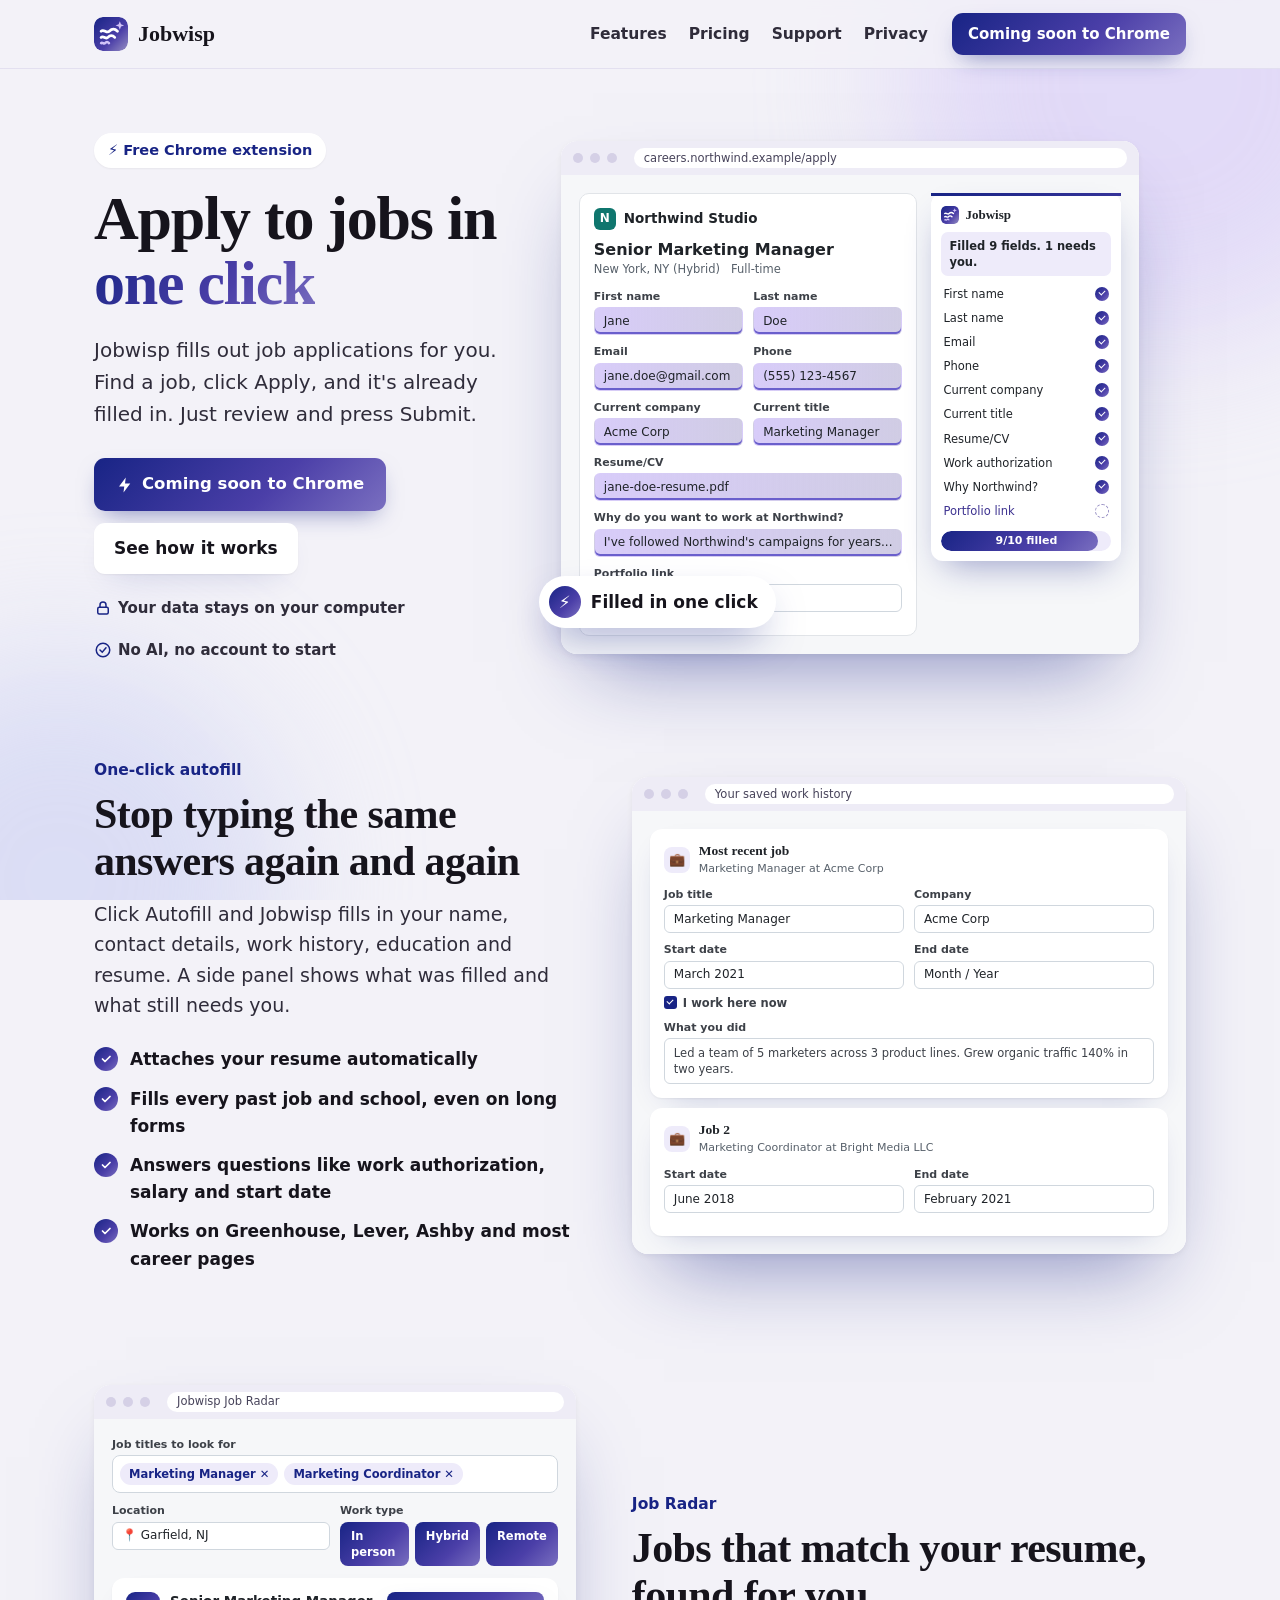
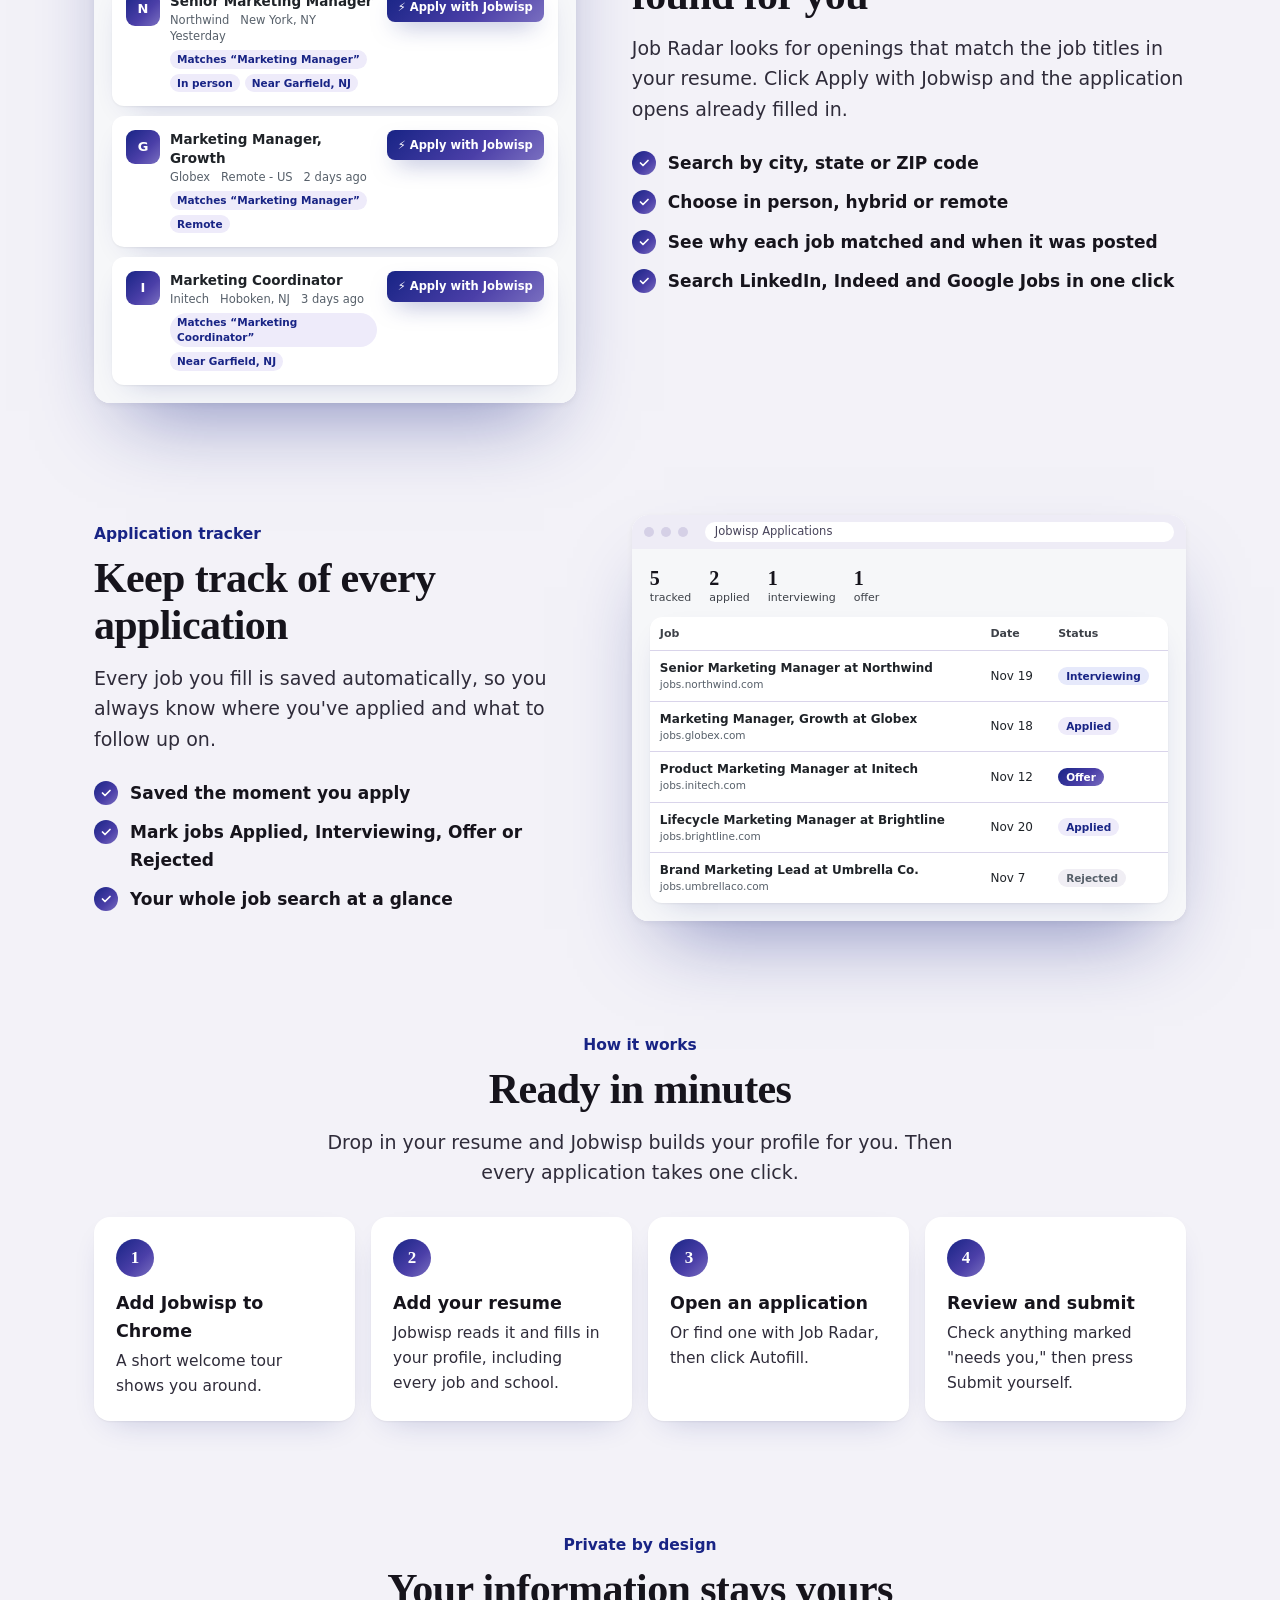
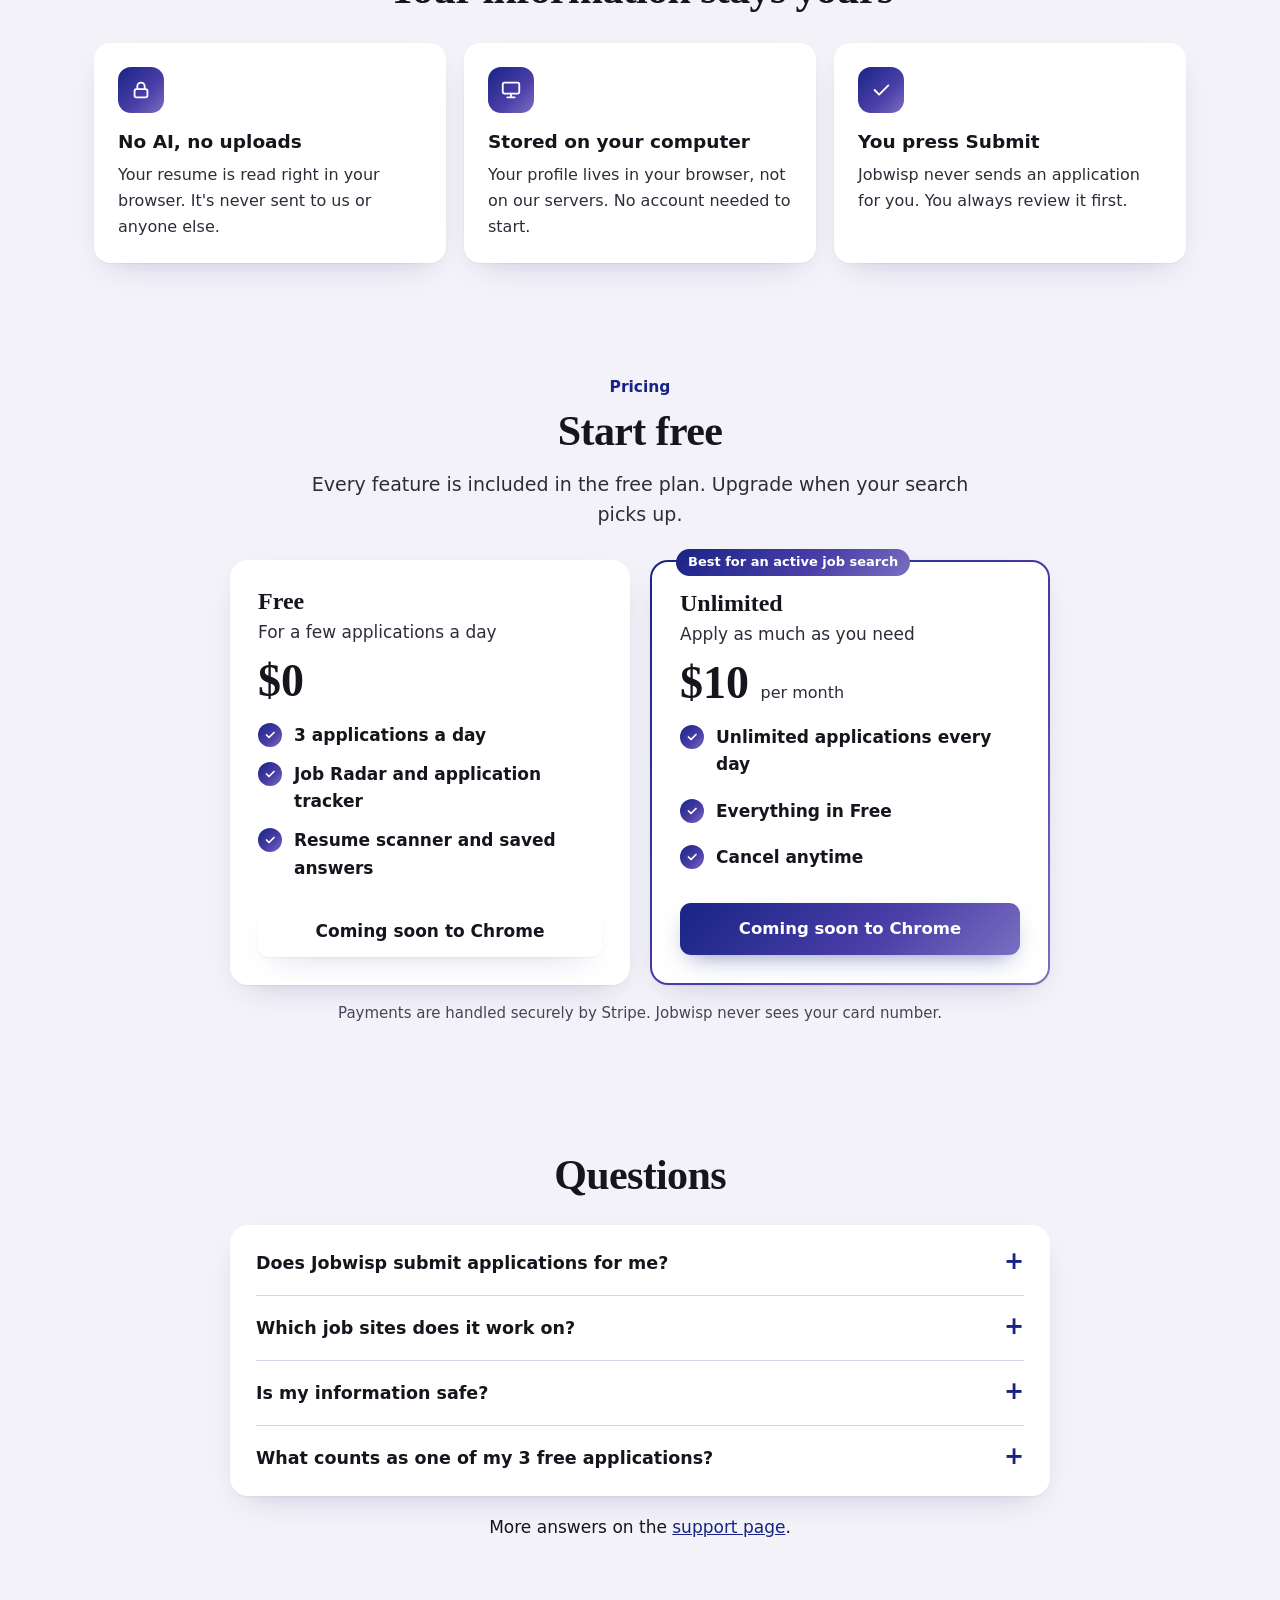
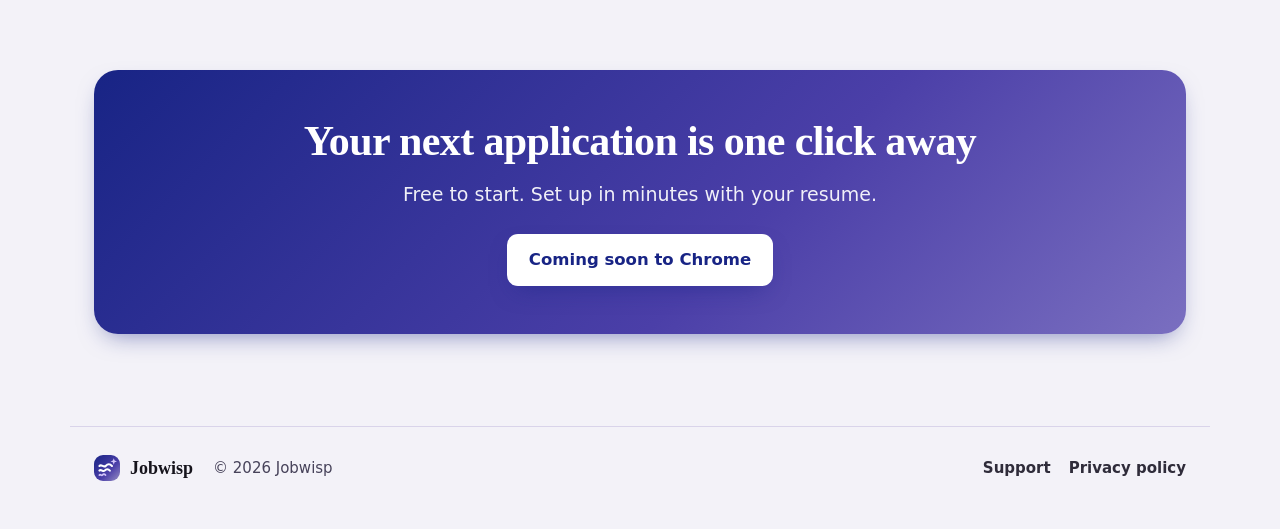
<file: index.html>
<!doctype html>
<html lang="en">
<head>
<meta charset="utf-8">
<meta name="viewport" content="width=device-width, initial-scale=1">
<title>Jobwisp: Apply to jobs in one click</title>
<meta name="description" content="Jobwisp is a free Chrome extension that fills job applications in one click, finds jobs that match your resume, and tracks every application. No AI. Your data stays private.">
<meta property="og:title" content="Jobwisp: Apply to jobs in one click">
<meta property="og:description" content="Fill job applications in one click, find jobs that match your resume, and track every application.">
<link rel="icon" href="assets/logo.svg" type="image/svg+xml">
<link rel="stylesheet" href="styles.css">
<link rel="stylesheet" href="mock.css">
</head>
<body>
<a class="skip" href="#main">Skip to content</a>
<div class="orbs" aria-hidden="true"><i></i><i></i></div>

<header class="nav">
  <div class="wrap">
    <a class="logo" href="index.html"><img src="assets/logo.svg" alt="">Jobwisp</a>
    <nav aria-label="Main">
      <a href="#features">Features</a>
      <a href="#pricing">Pricing</a>
      <a href="support.html">Support</a>
      <a href="privacy.html">Privacy</a>
    </nav>
    <a class="btn small" href="#how" data-store><span class="label">Add to Chrome</span></a>
  </div>
</header>

<main id="main">
  <section class="hero">
    <div class="wrap">
      <div>
        <span class="pill">⚡ Free Chrome extension</span>
        <h1>Apply to jobs in <span class="g">one click</span></h1>
        <p class="lede">Jobwisp fills out job applications for you. Find a job, click Apply, and it's already filled in. Just review and press Submit.</p>
        <div class="ctas">
          <a class="btn" href="#how" data-store><svg viewBox="0 0 24 24" fill="currentColor" aria-hidden="true"><path d="M13 2L4 14h7l-1 8 9-12h-7z"/></svg><span class="label">Add to Chrome, it's free</span></a>
          <a class="btn-quiet" href="#how">See how it works</a>
        </div>
        <div class="trust">
          <span><svg viewBox="0 0 24 24" fill="none" stroke="currentColor" stroke-width="2" stroke-linecap="round" aria-hidden="true"><rect x="5" y="11" width="14" height="9" rx="2"/><path d="M8 11V8a4 4 0 0 1 8 0v3"/></svg>Your data stays on your computer</span>
          <span><svg viewBox="0 0 24 24" fill="none" stroke="currentColor" stroke-width="2" stroke-linecap="round" aria-hidden="true"><circle cx="12" cy="12" r="9"/><path d="M8 12l3 3 5-6"/></svg>No AI, no account to start</span>
        </div>
      </div>
      <div class="hero-art">
        <div class="frame"><div class="bar"><b></b><b></b><b></b><span>careers.northwind.example/apply</span></div><div class="mock" role="img" aria-label="A job application filled in by Jobwisp, with the Jobwisp panel showing every field checked off"><div class="m-app" aria-hidden="true">
  <div class="m-form">
    <div class="m-co"><i>N</i>Northwind Studio</div>
    <p class="m-title">Senior Marketing Manager</p><p class="m-sub">New York, NY (Hybrid) &nbsp; Full-time</p>
    <div class="m-row"><div><p class="m-label">First name</p><div class="m-field on anim" style="animation-delay:0.2s">Jane</div></div><div><p class="m-label">Last name</p><div class="m-field on anim" style="animation-delay:0.3s">Doe</div></div></div>
    <div class="m-row"><div><p class="m-label">Email</p><div class="m-field on anim" style="animation-delay:0.4s">jane.doe@gmail.com</div></div><div><p class="m-label">Phone</p><div class="m-field on anim" style="animation-delay:0.5s">(555) 123-4567</div></div></div>
    <div class="m-row"><div><p class="m-label">Current company</p><div class="m-field on anim" style="animation-delay:0.6s">Acme Corp</div></div><div><p class="m-label">Current title</p><div class="m-field on anim" style="animation-delay:0.7s">Marketing Manager</div></div></div>
    <div><p class="m-label">Resume/CV</p><div class="m-field on anim" style="animation-delay:0.8s">jane-doe-resume.pdf</div></div>
    <div><p class="m-label">Why do you want to work at Northwind?</p><div class="m-field on anim" style="animation-delay:0.9s">I've followed Northwind's campaigns for years...</div></div>
    <div><p class="m-label">Portfolio link</p><div class="m-field"></div></div>
  </div>
  <div class="m-panel">
    <div class="hd"><img src="assets/logo.svg" alt="">Jobwisp</div>
    <div class="m-status">Filled 9 fields. 1 needs you.</div>
    <div class="m-check">First name<b></b></div><div class="m-check">Last name<b></b></div><div class="m-check">Email<b></b></div>
    <div class="m-check">Phone<b></b></div><div class="m-check">Current company<b></b></div><div class="m-check">Current title<b></b></div>
    <div class="m-check">Resume/CV<b></b></div><div class="m-check">Work authorization<b></b></div><div class="m-check">Why Northwind?<b></b></div>
    <div class="m-check need">Portfolio link<b></b></div>
    <div class="m-bar"><i></i><span>9/10 filled</span></div>
  </div>
</div></div></div>
        <div class="badge"><i>⚡</i>Filled in one click</div>
      </div>
    </div>
  </section>

  <section id="features">
    <div class="wrap feature">
      <div>
        <p class="kicker">One-click autofill</p>
        <h2>Stop typing the same answers again and again</h2>
        <p class="sub">Click Autofill and Jobwisp fills in your name, contact details, work history, education and resume. A side panel shows what was filled and what still needs you.</p>
        <ul class="checks">
          <li>Attaches your resume automatically</li>
          <li>Fills every past job and school, even on long forms</li>
          <li>Answers questions like work authorization, salary and start date</li>
          <li>Works on Greenhouse, Lever, Ashby and most career pages</li>
        </ul>
      </div>
      <div class="frame"><div class="bar"><b></b><b></b><b></b><span>Your saved work history</span></div><div class="mock" role="img" aria-label="Jobwisp's work history list with a job's title, company, dates and description"><div aria-hidden="true">
  <div class="m-card"><div class="m-head"><span class="ic">💼</span><div><strong>Most recent job</strong><small>Marketing Manager at Acme Corp</small></div></div>
    <div class="m-row"><div><p class="m-label">Job title</p><div class="m-field">Marketing Manager</div></div><div><p class="m-label">Company</p><div class="m-field">Acme Corp</div></div></div>
    <div class="m-row"><div><p class="m-label">Start date</p><div class="m-field">March 2021</div></div><div><p class="m-label">End date</p><div class="m-field">Month / Year</div></div></div>
    <div class="m-tick"><i></i>I work here now</div>
    <p class="m-label">What you did</p><div class="m-box">Led a team of 5 marketers across 3 product lines. Grew organic traffic 140% in two years.</div></div>
  <div class="m-card"><div class="m-head"><span class="ic">💼</span><div><strong>Job 2</strong><small>Marketing Coordinator at Bright Media LLC</small></div></div>
    <div class="m-row"><div><p class="m-label">Start date</p><div class="m-field">June 2018</div></div><div><p class="m-label">End date</p><div class="m-field">February 2021</div></div></div></div>
</div></div></div>
    </div>
  </section>

  <section>
    <div class="wrap feature flip">
      <div>
        <p class="kicker">Job Radar</p>
        <h2>Jobs that match your resume, found for you</h2>
        <p class="sub">Job Radar looks for openings that match the job titles in your resume. Click Apply with Jobwisp and the application opens already filled in.</p>
        <ul class="checks">
          <li>Search by city, state or ZIP code</li>
          <li>Choose in person, hybrid or remote</li>
          <li>See why each job matched and when it was posted</li>
          <li>Search LinkedIn, Indeed and Google Jobs in one click</li>
        </ul>
      </div>
      <div class="frame"><div class="bar"><b></b><b></b><b></b><span>Jobwisp Job Radar</span></div><div class="mock" role="img" aria-label="Job Radar showing matching jobs near Garfield, NJ with Apply with Jobwisp buttons"><div aria-hidden="true">
  <p class="m-label">Job titles to look for</p>
  <div class="m-chips"><span class="m-chip">Marketing Manager ✕</span><span class="m-chip">Marketing Coordinator ✕</span></div>
  <div class="m-row"><div><p class="m-label">Location</p><div class="m-field">📍 Garfield, NJ</div></div><div><p class="m-label">Work type</p><div class="m-types"><span>In person</span><span>Hybrid</span><span>Remote</span></div></div></div>
  <div class="m-card m-job"><span class="m-logo">N</span><div><h4>Senior Marketing Manager</h4><p class="m-meta">Northwind &nbsp; New York, NY &nbsp; Yesterday</p><div class="m-why"><span>Matches “Marketing Manager”</span><span>In person</span><span>Near Garfield, NJ</span></div></div><span class="m-apply">⚡ Apply with Jobwisp</span></div>
  <div class="m-card m-job"><span class="m-logo">G</span><div><h4>Marketing Manager, Growth</h4><p class="m-meta">Globex &nbsp; Remote - US &nbsp; 2 days ago</p><div class="m-why"><span>Matches “Marketing Manager”</span><span>Remote</span></div></div><span class="m-apply">⚡ Apply with Jobwisp</span></div>
  <div class="m-card m-job"><span class="m-logo">I</span><div><h4>Marketing Coordinator</h4><p class="m-meta">Initech &nbsp; Hoboken, NJ &nbsp; 3 days ago</p><div class="m-why"><span>Matches “Marketing Coordinator”</span><span>Near Garfield, NJ</span></div></div><span class="m-apply">⚡ Apply with Jobwisp</span></div>
</div></div></div>
    </div>
  </section>

  <section>
    <div class="wrap feature">
      <div>
        <p class="kicker">Application tracker</p>
        <h2>Keep track of every application</h2>
        <p class="sub">Every job you fill is saved automatically, so you always know where you've applied and what to follow up on.</p>
        <ul class="checks">
          <li>Saved the moment you apply</li>
          <li>Mark jobs Applied, Interviewing, Offer or Rejected</li>
          <li>Your whole job search at a glance</li>
        </ul>
      </div>
      <div class="frame"><div class="bar"><b></b><b></b><b></b><span>Jobwisp Applications</span></div><div class="mock" role="img" aria-label="Jobwisp's Applications list with statuses like Interviewing and Offer"><div aria-hidden="true">
  <div class="m-stats"><div><b>5</b>tracked</div><div><b>2</b>applied</div><div><b>1</b>interviewing</div><div><b>1</b>offer</div></div>
  <table class="m-table"><tr><th>Job</th><th>Date</th><th>Status</th></tr><tr><td><b>Senior Marketing Manager at Northwind</b><small>jobs.northwind.com</small></td><td>Nov 19</td><td><span class="m-pill int">Interviewing</span></td></tr><tr><td><b>Marketing Manager, Growth at Globex</b><small>jobs.globex.com</small></td><td>Nov 18</td><td><span class="m-pill ">Applied</span></td></tr><tr><td><b>Product Marketing Manager at Initech</b><small>jobs.initech.com</small></td><td>Nov 12</td><td><span class="m-pill offer">Offer</span></td></tr><tr><td><b>Lifecycle Marketing Manager at Brightline</b><small>jobs.brightline.com</small></td><td>Nov 20</td><td><span class="m-pill ">Applied</span></td></tr><tr><td><b>Brand Marketing Lead at Umbrella Co.</b><small>jobs.umbrellaco.com</small></td><td>Nov 7</td><td><span class="m-pill rej">Rejected</span></td></tr></table>
</div></div></div>
    </div>
  </section>

  <section id="how">
    <div class="wrap center">
      <p class="kicker">How it works</p>
      <h2>Ready in minutes</h2>
      <p class="sub">Drop in your resume and Jobwisp builds your profile for you. Then every application takes one click.</p>
      <ol class="steps" style="text-align:left">
        <li><b>Add Jobwisp to Chrome</b><p>A short welcome tour shows you around.</p></li>
        <li><b>Add your resume</b><p>Jobwisp reads it and fills in your profile, including every job and school.</p></li>
        <li><b>Open an application</b><p>Or find one with Job Radar, then click Autofill.</p></li>
        <li><b>Review and submit</b><p>Check anything marked "needs you," then press Submit yourself.</p></li>
      </ol>
    </div>
  </section>

  <section>
    <div class="wrap center">
      <p class="kicker">Private by design</p>
      <h2>Your information stays yours</h2>
      <div class="cards" style="text-align:left">
        <div class="card"><span class="ic"><svg viewBox="0 0 24 24"><rect x="5" y="11" width="14" height="9" rx="2"/><path d="M8 11V8a4 4 0 0 1 8 0v3"/></svg></span><h3>No AI, no uploads</h3><p>Your resume is read right in your browser. It's never sent to us or anyone else.</p></div>
        <div class="card"><span class="ic"><svg viewBox="0 0 24 24"><rect x="3" y="4" width="18" height="12" rx="2"/><path d="M8 20h8M12 16v4"/></svg></span><h3>Stored on your computer</h3><p>Your profile lives in your browser, not on our servers. No account needed to start.</p></div>
        <div class="card"><span class="ic"><svg viewBox="0 0 24 24"><path d="M5 12l5 5L20 7"/></svg></span><h3>You press Submit</h3><p>Jobwisp never sends an application for you. You always review it first.</p></div>
      </div>
    </div>
  </section>

  <section id="pricing">
    <div class="wrap center">
      <p class="kicker">Pricing</p>
      <h2>Start free</h2>
      <p class="sub">Every feature is included in the free plan. Upgrade when your search picks up.</p>
      <div class="plans" style="text-align:left">
        <div class="plan">
          <h3>Free</h3><p style="margin:0;color:var(--ink-2)">For a few applications a day</p>
          <div class="price">$0</div>
          <ul class="checks"><li>3 applications a day</li><li>Job Radar and application tracker</li><li>Resume scanner and saved answers</li></ul>
          <a class="btn-quiet" href="#how" data-store><span class="label">Add to Chrome</span></a>
        </div>
        <div class="plan best">
          <span class="tag">Best for an active job search</span>
          <h3>Unlimited</h3><p style="margin:0;color:var(--ink-2)">Apply as much as you need</p>
          <div class="price">$10 <small>per month</small></div>
          <ul class="checks"><li>Unlimited applications every day</li><li>Everything in Free</li><li>Cancel anytime</li></ul>
          <a class="btn" href="#how" data-store><span class="label">Start free, upgrade anytime</span></a>
        </div>
      </div>
      <p style="color:var(--muted);font-size:15px;margin-top:16px">Payments are handled securely by Stripe. Jobwisp never sees your card number.</p>
    </div>
  </section>

  <section>
    <div class="wrap center">
      <h2>Questions</h2>
      <div class="faq" style="text-align:left">
        <details><summary>Does Jobwisp submit applications for me?</summary><div><p>No. Jobwisp fills in the form, and you always review it and press Submit yourself. Anything it couldn't answer is marked "needs you," so nothing slips through.</p></div></details>
        <details><summary>Which job sites does it work on?</summary><div><p>Greenhouse, Lever, Ashby and most company career pages, including application forms embedded in other websites. Some custom dropdowns, for example on Workday, may need a quick manual pick.</p></div></details>
        <details><summary>Is my information safe?</summary><div><p>Your profile and resume are stored only in your browser. Jobwisp doesn't use AI, doesn't upload your resume and doesn't sell data. Read the full <a href="privacy.html">privacy policy</a>.</p></div></details>
        <details><summary>What counts as one of my 3 free applications?</summary><div><p>Each different application you fill counts once per day. Filling the same application again, or using the practice form, doesn't count. Your free applications reset at midnight.</p></div></details>
      </div>
      <p style="margin-top:18px">More answers on the <a href="support.html">support page</a>.</p>
    </div>
  </section>

  <section>
    <div class="wrap">
      <div class="band">
        <h2>Your next application is one click away</h2>
        <p>Free to start. Set up in minutes with your resume.</p>
        <a class="btn" href="#how" data-store><span class="label">Add Jobwisp to Chrome</span></a>
      </div>
    </div>
  </section>
</main>

<footer>
  <div class="wrap">
    <a class="logo" href="index.html" style="font-size:18px"><img src="assets/logo.svg" alt="" style="width:26px;height:26px">Jobwisp</a>
    <span>© 2026 Jobwisp</span>
    <nav aria-label="Footer"><a href="support.html">Support</a><a href="privacy.html">Privacy policy</a></nav>
  </div>
</footer>
<script src="site.js"></script>
</body>
</html>
</file>
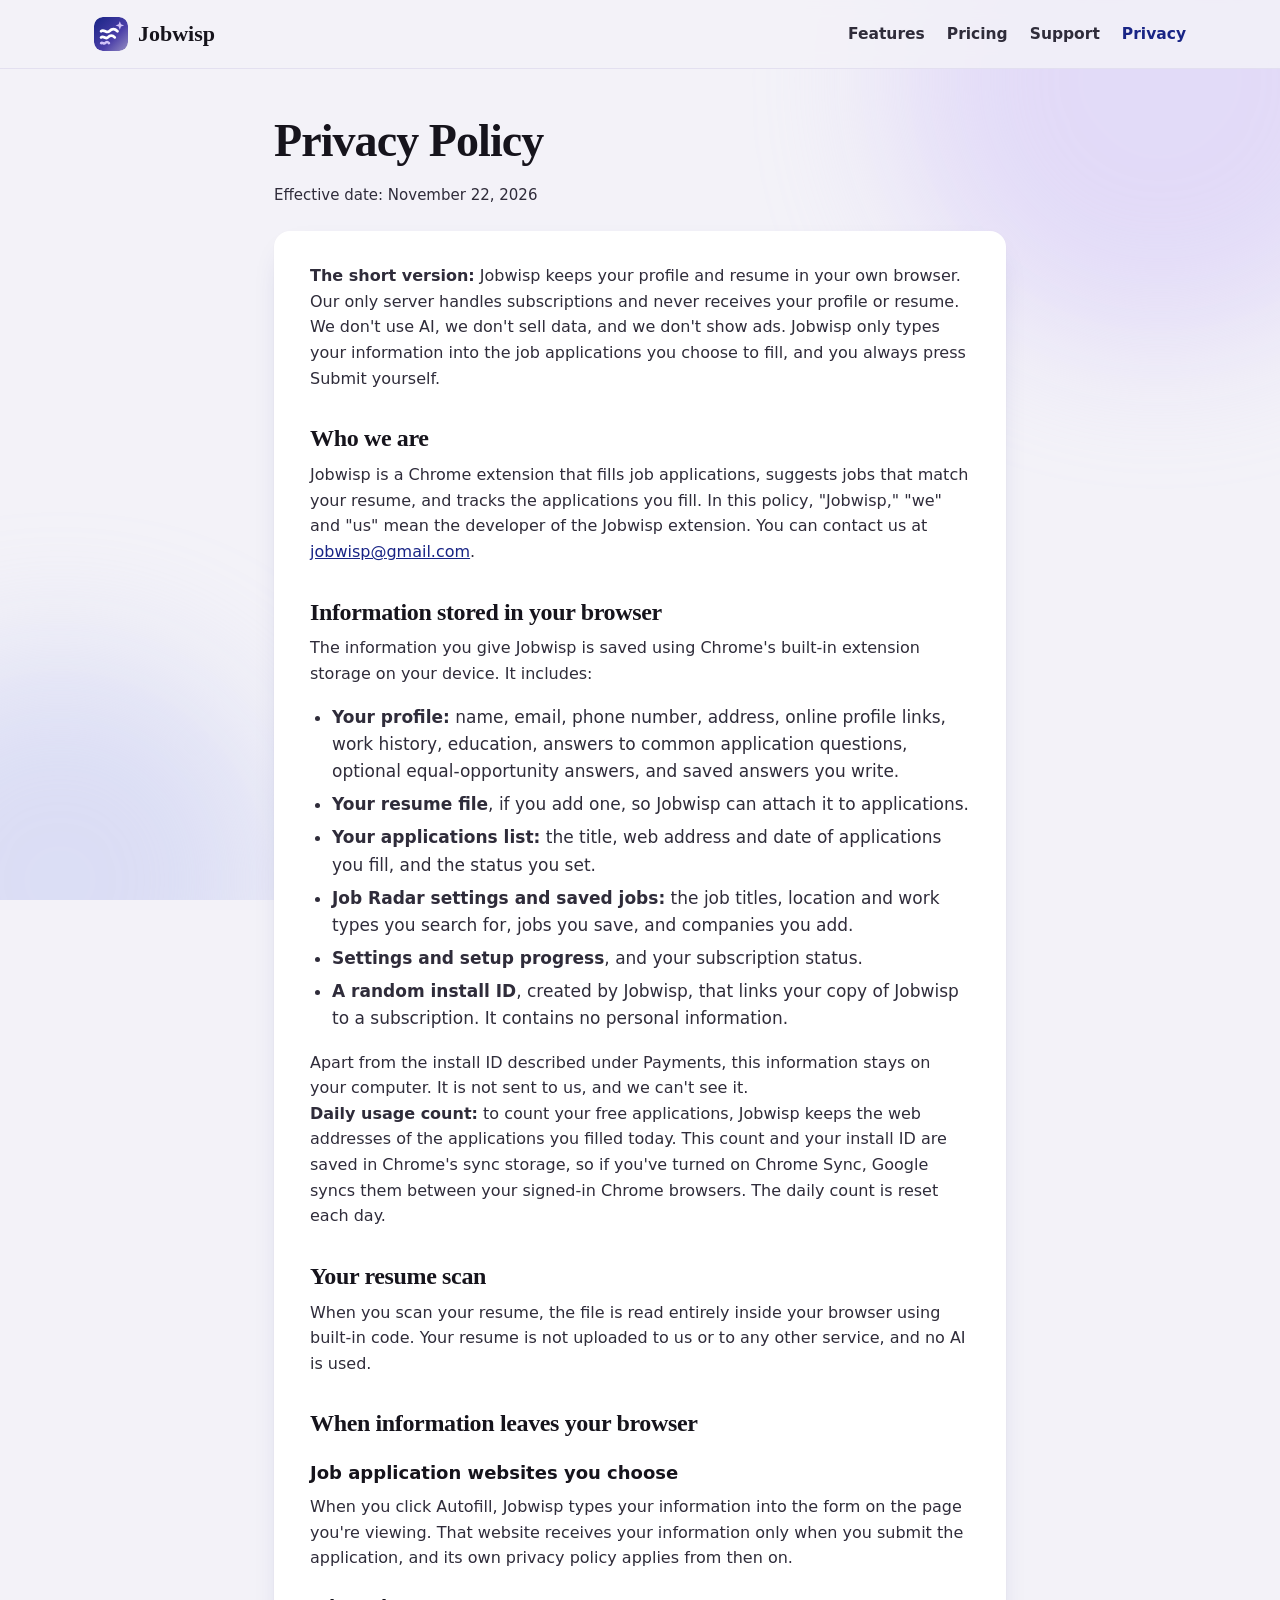
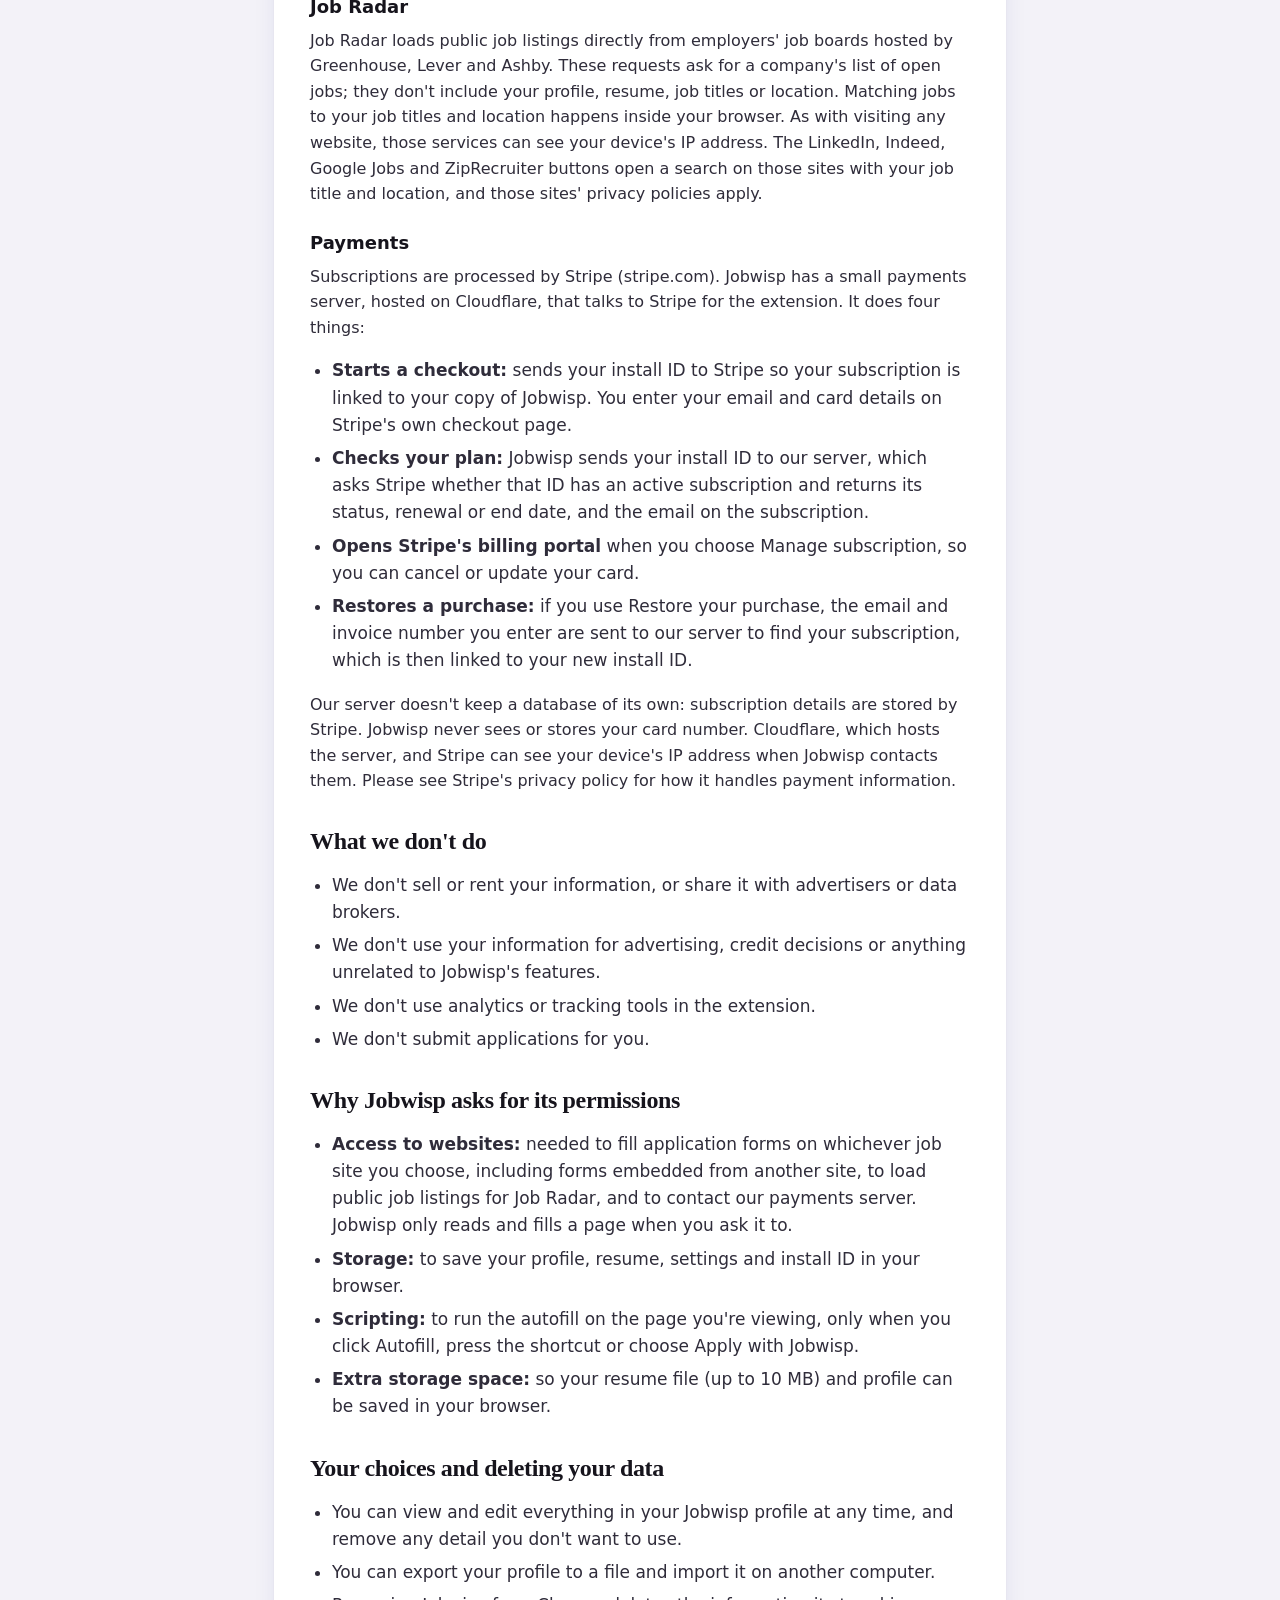
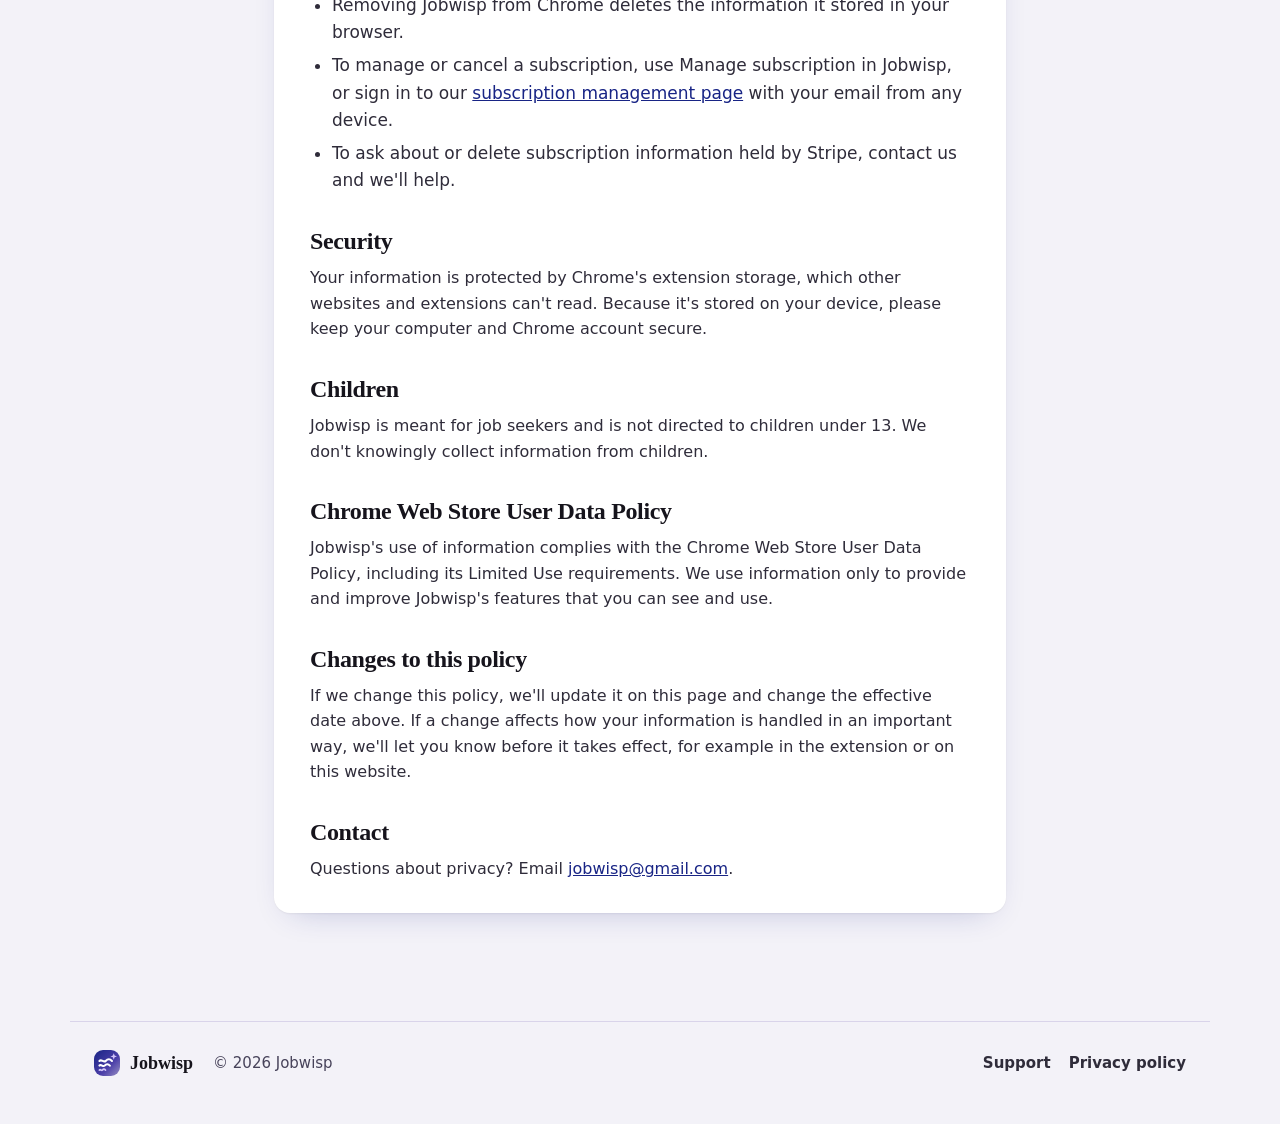
<file: privacy.html>
<!doctype html>
<html lang="en">
<head>
<meta charset="utf-8">
<meta name="viewport" content="width=device-width, initial-scale=1">
<title>Privacy Policy · Jobwisp</title>
<meta name="description" content="How Jobwisp handles your information. Your profile and resume stay in your browser.">
<link rel="icon" href="assets/logo.svg" type="image/svg+xml">
<link rel="stylesheet" href="styles.css">
</head>
<body>
<a class="skip" href="#main">Skip to content</a>
<div class="orbs" aria-hidden="true"><i></i><i></i></div>
<header class="nav">
  <div class="wrap">
    <a class="logo" href="index.html"><img src="assets/logo.svg" alt="">Jobwisp</a>
    <nav aria-label="Main"><a href="index.html#features">Features</a><a href="index.html#pricing">Pricing</a><a href="support.html">Support</a><a href="privacy.html" aria-current="page">Privacy</a></nav>
  </div>
</header>

<main id="main" class="doc">
  <h1>Privacy Policy</h1>
  <p class="meta">Effective date: November 22, 2026</p>

  <div class="card">
    <p><b>The short version:</b> Jobwisp keeps your profile and resume in your own browser. Our only server handles subscriptions and never receives your profile or resume. We don't use AI, we don't sell data, and we don't show ads. Jobwisp only types your information into the job applications you choose to fill, and you always press Submit yourself.</p>

    <h2>Who we are</h2>
    <p>Jobwisp is a Chrome extension that fills job applications, suggests jobs that match your resume, and tracks the applications you fill. In this policy, "Jobwisp," "we" and "us" mean the developer of the Jobwisp extension. You can contact us at <a href="mailto:jobwisp@gmail.com">jobwisp@gmail.com</a>.</p>

    <h2>Information stored in your browser</h2>
    <p>The information you give Jobwisp is saved using Chrome's built-in extension storage on your device. It includes:</p>
    <ul>
      <li><b>Your profile:</b> name, email, phone number, address, online profile links, work history, education, answers to common application questions, optional equal-opportunity answers, and saved answers you write.</li>
      <li><b>Your resume file</b>, if you add one, so Jobwisp can attach it to applications.</li>
      <li><b>Your applications list:</b> the title, web address and date of applications you fill, and the status you set.</li>
      <li><b>Job Radar settings and saved jobs:</b> the job titles, location and work types you search for, jobs you save, and companies you add.</li>
      <li><b>Settings and setup progress</b>, and your subscription status.</li>
      <li><b>A random install ID</b>, created by Jobwisp, that links your copy of Jobwisp to a subscription. It contains no personal information.</li>
    </ul>
    <p>Apart from the install ID described under Payments, this information stays on your computer. It is not sent to us, and we can't see it.</p>
    <p><b>Daily usage count:</b> to count your free applications, Jobwisp keeps the web addresses of the applications you filled today. This count and your install ID are saved in Chrome's sync storage, so if you've turned on Chrome Sync, Google syncs them between your signed-in Chrome browsers. The daily count is reset each day.</p>

    <h2>Your resume scan</h2>
    <p>When you scan your resume, the file is read entirely inside your browser using built-in code. Your resume is not uploaded to us or to any other service, and no AI is used.</p>

    <h2>When information leaves your browser</h2>
    <h3>Job application websites you choose</h3>
    <p>When you click Autofill, Jobwisp types your information into the form on the page you're viewing. That website receives your information only when you submit the application, and its own privacy policy applies from then on.</p>
    <h3>Job Radar</h3>
    <p>Job Radar loads public job listings directly from employers' job boards hosted by Greenhouse, Lever and Ashby. These requests ask for a company's list of open jobs; they don't include your profile, resume, job titles or location. Matching jobs to your job titles and location happens inside your browser. As with visiting any website, those services can see your device's IP address. The LinkedIn, Indeed, Google Jobs and ZipRecruiter buttons open a search on those sites with your job title and location, and those sites' privacy policies apply.</p>
    <h3>Payments</h3>
    <p>Subscriptions are processed by Stripe (stripe.com). Jobwisp has a small payments server, hosted on Cloudflare, that talks to Stripe for the extension. It does four things:</p>
    <ul>
      <li><b>Starts a checkout:</b> sends your install ID to Stripe so your subscription is linked to your copy of Jobwisp. You enter your email and card details on Stripe's own checkout page.</li>
      <li><b>Checks your plan:</b> Jobwisp sends your install ID to our server, which asks Stripe whether that ID has an active subscription and returns its status, renewal or end date, and the email on the subscription.</li>
      <li><b>Opens Stripe's billing portal</b> when you choose Manage subscription, so you can cancel or update your card.</li>
      <li><b>Restores a purchase:</b> if you use Restore your purchase, the email and invoice number you enter are sent to our server to find your subscription, which is then linked to your new install ID.</li>
    </ul>
    <p>Our server doesn't keep a database of its own: subscription details are stored by Stripe. Jobwisp never sees or stores your card number. Cloudflare, which hosts the server, and Stripe can see your device's IP address when Jobwisp contacts them. Please see Stripe's privacy policy for how it handles payment information.</p>

    <h2>What we don't do</h2>
    <ul>
      <li>We don't sell or rent your information, or share it with advertisers or data brokers.</li>
      <li>We don't use your information for advertising, credit decisions or anything unrelated to Jobwisp's features.</li>
      <li>We don't use analytics or tracking tools in the extension.</li>
      <li>We don't submit applications for you.</li>
    </ul>

    <h2>Why Jobwisp asks for its permissions</h2>
    <ul>
      <li><b>Access to websites:</b> needed to fill application forms on whichever job site you choose, including forms embedded from another site, to load public job listings for Job Radar, and to contact our payments server. Jobwisp only reads and fills a page when you ask it to.</li>
      <li><b>Storage:</b> to save your profile, resume, settings and install ID in your browser.</li>
      <li><b>Scripting:</b> to run the autofill on the page you're viewing, only when you click Autofill, press the shortcut or choose Apply with Jobwisp.</li>
      <li><b>Extra storage space:</b> so your resume file (up to 10 MB) and profile can be saved in your browser.</li>
    </ul>

    <h2>Your choices and deleting your data</h2>
    <ul>
      <li>You can view and edit everything in your Jobwisp profile at any time, and remove any detail you don't want to use.</li>
      <li>You can export your profile to a file and import it on another computer.</li>
      <li>Removing Jobwisp from Chrome deletes the information it stored in your browser.</li>
      <li>To manage or cancel a subscription, use Manage subscription in Jobwisp, or sign in to our <a href="https://billing.stripe.com/p/login/3cI14peBz0CA7znbjw8bS00">subscription management page</a> with your email from any device.</li>
      <li>To ask about or delete subscription information held by Stripe, contact us and we'll help.</li>
    </ul>

    <h2>Security</h2>
    <p>Your information is protected by Chrome's extension storage, which other websites and extensions can't read. Because it's stored on your device, please keep your computer and Chrome account secure.</p>

    <h2>Children</h2>
    <p>Jobwisp is meant for job seekers and is not directed to children under 13. We don't knowingly collect information from children.</p>

    <h2>Chrome Web Store User Data Policy</h2>
    <p>Jobwisp's use of information complies with the Chrome Web Store User Data Policy, including its Limited Use requirements. We use information only to provide and improve Jobwisp's features that you can see and use.</p>

    <h2>Changes to this policy</h2>
    <p>If we change this policy, we'll update it on this page and change the effective date above. If a change affects how your information is handled in an important way, we'll let you know before it takes effect, for example in the extension or on this website.</p>

    <h2>Contact</h2>
    <p>Questions about privacy? Email <a href="mailto:jobwisp@gmail.com">jobwisp@gmail.com</a>.</p>
  </div>
</main>

<footer>
  <div class="wrap">
    <a class="logo" href="index.html" style="font-size:18px"><img src="assets/logo.svg" alt="" style="width:26px;height:26px">Jobwisp</a>
    <span>© 2026 Jobwisp</span>
    <nav aria-label="Footer"><a href="support.html">Support</a><a href="privacy.html">Privacy policy</a></nav>
  </div>
</footer>
</body>
</html>
</file>
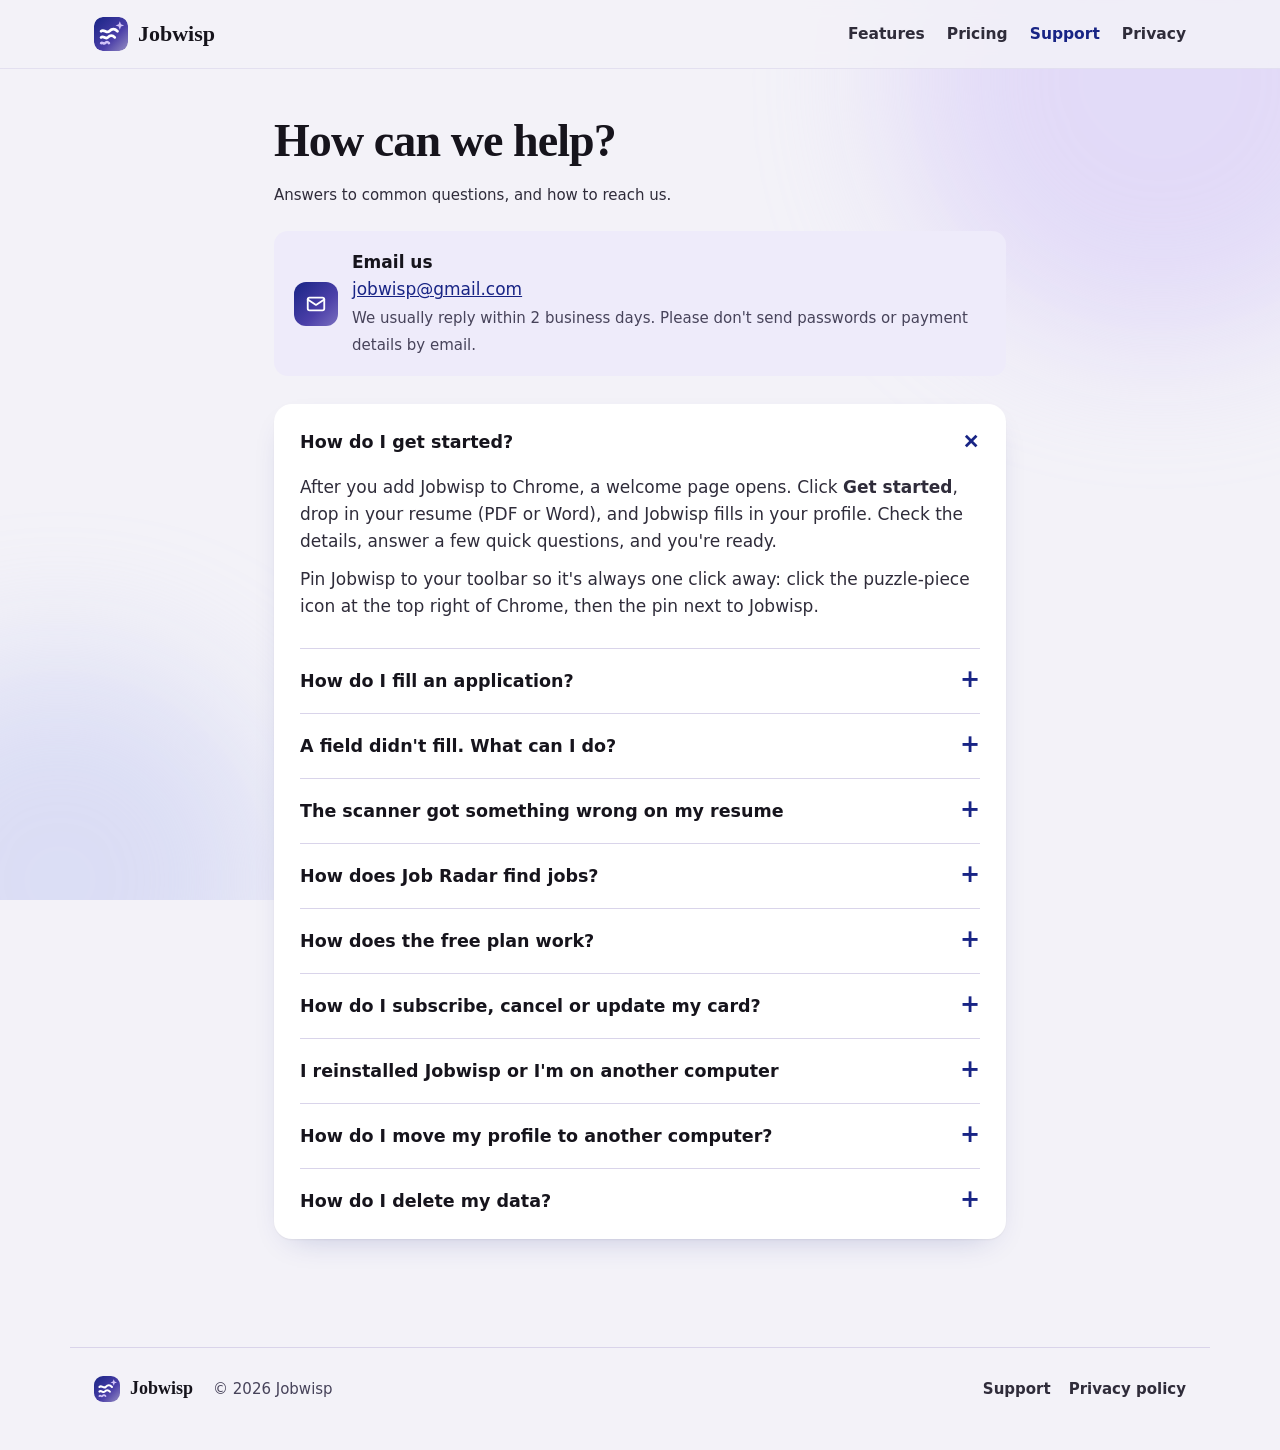
<file: support.html>
<!doctype html>
<html lang="en">
<head>
<meta charset="utf-8">
<meta name="viewport" content="width=device-width, initial-scale=1">
<title>Support · Jobwisp</title>
<meta name="description" content="Get help with Jobwisp: setup, autofill, Job Radar, your free plan and subscription.">
<link rel="icon" href="assets/logo.svg" type="image/svg+xml">
<link rel="stylesheet" href="styles.css">
</head>
<body>
<a class="skip" href="#main">Skip to content</a>
<div class="orbs" aria-hidden="true"><i></i><i></i></div>
<header class="nav">
  <div class="wrap">
    <a class="logo" href="index.html"><img src="assets/logo.svg" alt="">Jobwisp</a>
    <nav aria-label="Main"><a href="index.html#features">Features</a><a href="index.html#pricing">Pricing</a><a href="support.html" aria-current="page">Support</a><a href="privacy.html">Privacy</a></nav>
  </div>
</header>

<main id="main" class="doc">
  <h1>How can we help?</h1>
  <p class="meta">Answers to common questions, and how to reach us.</p>

  <div class="contact">
    <span class="ic"><svg viewBox="0 0 24 24"><rect x="3" y="5" width="18" height="14" rx="2"/><path d="M3 7l9 6 9-6"/></svg></span>
    <div><b>Email us</b><a href="mailto:jobwisp@gmail.com">jobwisp@gmail.com</a><br><span style="color:var(--muted);font-size:15px">We usually reply within 2 business days. Please don't send passwords or payment details by email.</span></div>
  </div>

  <div class="faq" style="margin:28px 0 0">
    <details open><summary>How do I get started?</summary><div>
      <p>After you add Jobwisp to Chrome, a welcome page opens. Click <b>Get started</b>, drop in your resume (PDF or Word), and Jobwisp fills in your profile. Check the details, answer a few quick questions, and you're ready.</p>
      <p>Pin Jobwisp to your toolbar so it's always one click away: click the puzzle-piece icon at the top right of Chrome, then the pin next to Jobwisp.</p>
    </div></details>
    <details><summary>How do I fill an application?</summary><div>
      <p>Open the application form, click the Jobwisp icon and choose <b>Autofill</b>, or press <b>Alt + Shift + F</b>. A panel shows every field that was filled. Answer anything marked "needs you," check everything, then press Submit on the job site.</p>
    </div></details>
    <details><summary>A field didn't fill. What can I do?</summary><div>
      <p>First, make sure that detail is in your profile (click the Jobwisp icon, then Profile). For questions that are specific to a company, add a <b>Saved answer</b>: type a few words from the question and your answer, and Jobwisp will fill it next time.</p>
      <p>Some sites use custom dropdowns (Workday is a common example) that need a quick manual pick. If a form has room for fewer jobs than you've saved, click the form's "Add another" button, then choose Fill again.</p>
    </div></details>
    <details><summary>The scanner got something wrong on my resume</summary><div>
      <p>The scanner reads your resume with rules, not AI, so unusual layouts can trip it up. Everything it finds is shown to you to check, and you can edit any detail in your profile. Resumes that are scanned images have no text to read, so try a PDF saved from Word or Google Docs instead.</p>
    </div></details>
    <details><summary>How does Job Radar find jobs?</summary><div>
      <p>Job Radar checks the public job boards of companies that use Greenhouse, Lever and Ashby, and shows openings that match your job titles and location. You can add a company by pasting its careers link (for example jobs.lever.co/company). For even more jobs, use the LinkedIn, Indeed and Google Jobs buttons on the Job Radar page.</p>
    </div></details>
    <details><summary>How does the free plan work?</summary><div>
      <p>You can fill 3 different applications a day for free, with every feature included. Filling the same application again, or using the practice form, doesn't count. Your free applications reset at midnight on your computer's clock.</p>
    </div></details>
    <details><summary>How do I subscribe, cancel or update my card?</summary><div>
      <p>Click the Jobwisp icon. To subscribe, choose <b>Upgrade</b>. To cancel or change your card, choose <b>Manage subscription</b>. If you cancel, Unlimited stays on until the end of the month you paid for. Payments are handled securely by Stripe.</p>
      <p>You can also cancel or update your card from any device, even without Jobwisp installed: open our <a href="https://billing.stripe.com/p/login/3cI14peBz0CA7znbjw8bS00">subscription management page</a> and enter the email you subscribed with. Stripe will email you a secure sign-in link.</p>
    </div></details>
    <details><summary>I reinstalled Jobwisp or I'm on another computer</summary><div>
      <p>If you're signed in to Chrome with the same Google account, Jobwisp recognizes your subscription automatically. Otherwise, open the Jobwisp upgrade page, choose <b>Already subscribed? Restore your purchase</b>, and enter the email you subscribed with and the invoice number from your Stripe receipt email (it looks like A1B2C3D4-0001).</p>
    </div></details>
    <details><summary>How do I move my profile to another computer?</summary><div>
      <p>Open your profile and click <b>Export</b> to save a file. On the other computer, open your Jobwisp profile and click <b>Import</b>. Your profile is stored only in your browser, so it doesn't move on its own.</p>
    </div></details>
    <details><summary>How do I delete my data?</summary><div>
      <p>Your information is stored in your browser. Removing Jobwisp from Chrome (in chrome://extensions) deletes it. See the <a href="privacy.html">privacy policy</a> for details.</p>
    </div></details>
  </div>
</main>

<footer>
  <div class="wrap">
    <a class="logo" href="index.html" style="font-size:18px"><img src="assets/logo.svg" alt="" style="width:26px;height:26px">Jobwisp</a>
    <span>© 2026 Jobwisp</span>
    <nav aria-label="Footer"><a href="support.html">Support</a><a href="privacy.html">Privacy policy</a></nav>
  </div>
</footer>
</body>
</html>
</file>
<file: styles.css>
/* Jobwisp website. Soft lavender background, white cards, indigo-to-lavender accents, dark readable text. */
:root {
  --paper: #F3F2F8;
  --tint: #EEEBFA;
  --ink: #16141C;
  --ink-2: #2F2C3A;
  --muted: #47435A;
  --rule: #D9D4EA;
  --brand: #182485;
  --lavender: #978FC3;
  --lilac: #D1C3F8;
  --grad: linear-gradient(135deg, #182485 0%, #4B3FA8 60%, #7A6FC0 100%);
  --card: 0 1px 2px rgba(22,20,28,.05), 0 12px 32px -18px rgba(24,36,133,.3);
  --glow: 0 10px 24px -10px rgba(24,36,133,.55);
  --serif: Charter, "Bitstream Charter", "Iowan Old Style", "Palatino Linotype", Georgia, serif;
  --sans: Inter, system-ui, -apple-system, "Segoe UI", Roboto, sans-serif;
}
* { box-sizing: border-box; }
html { scroll-behavior: smooth; }
body { margin: 0; background: var(--paper); color: var(--ink); font: 17px/1.6 var(--sans); }
img { max-width: 100%; height: auto; display: block; }
a { color: var(--brand); }
:focus-visible { outline: 3px solid var(--brand); outline-offset: 3px; }
.wrap { max-width: 1140px; margin: 0 auto; padding: 0 24px; }
.skip { position: absolute; left: -999px; }
.skip:focus { left: 12px; top: 12px; background: #fff; padding: 8px 12px; border-radius: 8px; z-index: 10; }

/* background shapes */
.orbs { position: fixed; inset: 0; z-index: -1; overflow: hidden; pointer-events: none; }
.orbs i { position: absolute; border-radius: 50%; filter: blur(70px); opacity: .5; animation: drift 20s ease-in-out infinite alternate; }
.orbs i:nth-child(1) { width: 520px; height: 520px; background: #D1C3F8; top: -180px; right: -140px; }
.orbs i:nth-child(2) { width: 440px; height: 440px; background: #C3C9F2; bottom: -200px; left: -160px; animation-duration: 26s; }
@keyframes drift { to { transform: translate(-40px, 30px) scale(1.08); } }

/* nav */
.nav { position: sticky; top: 0; z-index: 5; backdrop-filter: blur(10px); background: rgba(243,242,248,.82); border-bottom: 1px solid rgba(217,212,234,.6); }
.nav .wrap { display: flex; align-items: center; gap: 24px; height: 68px; }
.logo { display: flex; align-items: center; gap: 10px; font: 700 22px var(--serif); color: var(--ink); text-decoration: none; }
.logo img { width: 34px; height: 34px; border-radius: 9px; }
.nav nav { display: flex; gap: 22px; margin-left: auto; }
.nav nav a { color: var(--ink-2); text-decoration: none; font-weight: 600; font-size: 15.5px; }
.nav nav a:hover, .nav nav a[aria-current="page"] { color: var(--brand); }

/* buttons */
.btn { display: inline-flex; align-items: center; gap: 8px; padding: 13px 22px; border-radius: 11px; background: var(--grad); color: #fff; font-weight: 700; text-decoration: none; box-shadow: var(--glow); transition: transform .15s, filter .15s; border: 0; font-size: 16.5px; cursor: pointer; }
.btn:hover { transform: translateY(-2px); filter: brightness(1.08); }
.btn.small { padding: 9px 16px; font-size: 15px; }
.btn-quiet { display: inline-flex; align-items: center; gap: 8px; padding: 12px 20px; border-radius: 11px; background: #fff; color: var(--ink); font-weight: 700; text-decoration: none; box-shadow: var(--card); transition: transform .15s, color .15s; }
.btn-quiet:hover { transform: translateY(-2px); color: var(--brand); }
.btn svg, .btn-quiet svg { width: 18px; height: 18px; }

/* hero */
.hero { padding: 64px 0 40px; }
.hero .wrap { display: grid; grid-template-columns: 0.9fr 1.1fr; gap: 48px; align-items: center; }
.pill { display: inline-flex; align-items: center; gap: 8px; background: #fff; padding: 6px 14px; border-radius: 999px; font-weight: 700; font-size: 14.5px; color: var(--brand); box-shadow: var(--card); margin-bottom: 18px; }
h1 { font: 700 clamp(40px, 5.4vw, 62px)/1.05 var(--serif); letter-spacing: -.02em; margin: 0 0 18px; }
.g { background: var(--grad); -webkit-background-clip: text; background-clip: text; color: transparent; }
.lede { font-size: 20px; color: var(--ink-2); margin: 0 0 28px; max-width: 34ch; }
.ctas { display: flex; gap: 12px; flex-wrap: wrap; margin-bottom: 22px; }
.trust { display: flex; gap: 18px; flex-wrap: wrap; color: var(--ink-2); font-size: 15px; font-weight: 600; }
.trust span { display: inline-flex; align-items: center; gap: 6px; }
.trust svg { width: 18px; height: 18px; color: var(--brand); }
.frame { position: relative; background: #fff; border-radius: 16px; overflow: hidden; box-shadow: 0 2px 6px rgba(22,20,28,.06), 0 40px 80px -32px rgba(24,36,133,.5); }
.frame .bar { height: 34px; background: #EEECF6; display: flex; align-items: center; gap: 7px; padding: 0 12px; }
.frame .bar b { width: 10px; height: 10px; border-radius: 50%; background: #D5D0E6; }
.frame .bar span { margin-left: 10px; flex: 1; height: 20px; border-radius: 10px; background: #fff; font-size: 11.5px; color: var(--muted); display: flex; align-items: center; padding: 0 10px; }
.hero-art { position: relative; animation: rise .7s ease-out both; }
.badge { position: absolute; left: -22px; bottom: 26px; display: flex; align-items: center; gap: 10px; background: #fff; border-radius: 999px; padding: 10px 18px 10px 10px; font-weight: 700; box-shadow: 0 18px 40px -14px rgba(24,36,133,.55); animation: rise .7s .3s ease-out both; }
.badge i { width: 32px; height: 32px; border-radius: 50%; background: var(--grad); display: grid; place-items: center; color: #fff; font-style: normal; }
@keyframes rise { from { opacity: 0; transform: translateY(14px); } to { opacity: 1; transform: none; } }

/* sections */
section { padding: 56px 0; }
.kicker { font-weight: 700; color: var(--brand); margin: 0 0 8px; font-size: 15.5px; }
h2 { font: 700 clamp(30px, 3.6vw, 42px)/1.12 var(--serif); letter-spacing: -.015em; margin: 0 0 14px; }
.center { text-align: center; }
.center .sub { margin-left: auto; margin-right: auto; }
.sub { font-size: 19px; color: var(--ink-2); max-width: 56ch; margin: 0 0 26px; }
.feature { display: grid; grid-template-columns: 1fr 1.15fr; gap: 56px; align-items: center; }
.feature.flip > :first-child { order: 2; }
.checks { list-style: none; padding: 0; margin: 0; display: grid; gap: 12px; }
.checks li { display: flex; gap: 12px; align-items: flex-start; font-weight: 600; }
.checks li::before { content: ""; flex: none; width: 24px; height: 24px; margin-top: 1px; border-radius: 50%; background: url("data:image/svg+xml,%3Csvg xmlns='http://www.w3.org/2000/svg' viewBox='0 0 24 24' fill='none' stroke='white' stroke-width='3.5' stroke-linecap='round' stroke-linejoin='round'%3E%3Cpath d='M5 12l5 5L20 7'/%3E%3C/svg%3E") center / 12px 12px no-repeat, var(--grad); }

/* steps */
.steps { list-style: none; padding: 0; margin: 30px 0 0; display: grid; grid-template-columns: repeat(4, 1fr); gap: 16px; counter-reset: s; }
.steps li { background: #fff; border-radius: 16px; padding: 22px; box-shadow: var(--card); counter-increment: s; }
.steps li::before { content: counter(s); display: grid; place-items: center; width: 38px; height: 38px; border-radius: 50%; background: var(--grad); color: #fff; font: 700 17px var(--serif); margin-bottom: 12px; }
.steps b { display: block; font-size: 17.5px; margin-bottom: 4px; }
.steps p { margin: 0; color: var(--ink-2); font-size: 15.5px; }

/* cards */
.cards { display: grid; grid-template-columns: repeat(3, 1fr); gap: 18px; margin-top: 30px; }
.card { background: #fff; border-radius: 16px; padding: 24px; box-shadow: var(--card); }
.card .ic { width: 46px; height: 46px; border-radius: 13px; background: var(--grad); display: grid; place-items: center; margin-bottom: 14px; }
.card .ic svg { width: 22px; height: 22px; fill: none; stroke: #fff; stroke-width: 2; stroke-linecap: round; stroke-linejoin: round; }
.card h3 { margin: 0 0 6px; font-size: 18.5px; }
.card p { margin: 0; color: var(--ink-2); font-size: 16px; }

/* pricing */
.plans { display: grid; grid-template-columns: 1fr 1fr; gap: 20px; max-width: 820px; margin: 30px auto 0; }
.plan { background: #fff; border-radius: 18px; padding: 28px; box-shadow: var(--card); display: flex; flex-direction: column; }
.plan.best { border: 2px solid transparent; background: linear-gradient(#fff, #fff) padding-box, var(--grad) border-box; position: relative; }
.plan.best .tag { position: absolute; top: -13px; left: 24px; background: var(--grad); color: #fff; font-weight: 700; font-size: 13px; padding: 3px 12px; border-radius: 999px; }
.plan h3 { font: 700 24px var(--serif); margin: 0 0 4px; }
.price { font: 700 46px/1 var(--serif); margin: 12px 0 18px; }
.price small { font: 500 16px var(--sans); color: var(--ink-2); }
.plan .checks { margin-bottom: 24px; flex: 1; }
.plan .btn, .plan .btn-quiet { justify-content: center; }

/* faq */
.faq { max-width: 820px; margin: 26px auto 0; background: #fff; border-radius: 18px; box-shadow: var(--card); padding: 6px 26px; }
.faq details { border-bottom: 1px solid var(--rule); }
.faq details:last-child { border-bottom: 0; }
.faq summary { list-style: none; cursor: pointer; padding: 18px 0; font-weight: 700; font-size: 17.5px; display: flex; justify-content: space-between; gap: 14px; }
.faq summary::-webkit-details-marker { display: none; }
.faq summary::after { content: "+"; font-size: 24px; line-height: 1; color: var(--brand); transition: transform .2s; }
.faq details[open] summary::after { transform: rotate(45deg); }
.faq details > div { padding: 0 0 18px; color: var(--ink-2); }
.faq details > div p { margin: 0 0 10px; }

/* cta band */
.band { background: var(--grad); color: #fff; border-radius: 24px; padding: 48px; text-align: center; box-shadow: var(--glow); }
.band h2 { color: #fff; }
.band p { font-size: 19px; opacity: .92; margin: 0 0 24px; }
.band .btn { background: #fff; color: var(--brand); }

/* document pages (support, privacy) */
.doc { max-width: 780px; margin: 0 auto; padding: 48px 24px 72px; }
.doc .card { padding: 32px 36px; }
.doc h1 { font-size: clamp(34px, 4.4vw, 46px); }
.doc h2 { font-size: 24px; margin: 34px 0 10px; }
.doc h3 { font-size: 18px; margin: 22px 0 6px; }
.doc p, .doc li { color: var(--ink-2); }
.doc ul { padding-left: 22px; }
.doc li { margin-bottom: 6px; }
.meta { color: var(--muted); font-size: 15px; margin: 0 0 24px; }
.contact { display: flex; gap: 14px; align-items: center; background: var(--tint); border-radius: 14px; padding: 18px 20px; margin: 18px 0; }
.contact .ic { width: 44px; height: 44px; border-radius: 12px; background: var(--grad); display: grid; place-items: center; flex: none; }
.contact .ic svg { width: 22px; height: 22px; fill: none; stroke: #fff; stroke-width: 2; stroke-linecap: round; stroke-linejoin: round; }
.contact b { display: block; }

/* footer */
footer { padding: 36px 0 48px; color: var(--muted); font-size: 15px; }
footer .wrap { display: flex; gap: 20px; align-items: center; flex-wrap: wrap; border-top: 1px solid var(--rule); padding-top: 28px; }
footer nav { display: flex; gap: 18px; margin-left: auto; }
footer a { color: var(--ink-2); text-decoration: none; font-weight: 600; }
footer a:hover { color: var(--brand); }

@media (max-width: 900px) {
  .hero .wrap, .feature { grid-template-columns: 1fr; gap: 32px; }
  .feature.flip > :first-child { order: 0; }
  .steps { grid-template-columns: 1fr 1fr; }
  .cards { grid-template-columns: 1fr; }
  .plans { grid-template-columns: 1fr; }
  .nav nav { display: none; }
  .badge { left: 10px; }
  .band { padding: 36px 22px; }
}
@media (max-width: 520px) { .nav .btn.small { display: none; } .steps { grid-template-columns: 1fr; } .doc .card { padding: 24px 20px; } }
@media (prefers-reduced-motion: reduce) { *, *::before, *::after { animation: none !important; transition: none !important; } html { scroll-behavior: auto; } }
</file>
<file: mock.css>
/* ---------- product illustrations (HTML, no image files needed) ---------- */
.mock { background: #F6F7F9; padding: 18px; font: 13px/1.4 var(--sans); color: #1f2328; }
.mock * { box-sizing: border-box; }
.m-row { display: grid; grid-template-columns: 1fr 1fr; gap: 10px; }
.m-label { font-size: 11px; font-weight: 700; color: #3d4148; margin: 0 0 3px; }
.m-field { height: 28px; border-radius: 6px; border: 1px solid #d0d7de; background: #fff; display: flex; align-items: center; padding: 0 9px; font-size: 12px; margin-bottom: 9px; overflow: hidden; white-space: nowrap; }
.m-field.on { background: linear-gradient(90deg, rgba(209,195,248,.85), rgba(151,143,195,.45)); border-color: transparent; box-shadow: inset 0 -2px 0 #6A5FCC; }
.m-field.on.anim { animation: fillsweep .6s ease-out both; }
@keyframes fillsweep { from { background-size: 0% 100%; } to { background-size: 100% 100%; } }
.m-app { display: grid; grid-template-columns: 1fr 190px; gap: 14px; align-items: start; }
.m-form { background: #fff; border: 1px solid #e1e4e8; border-radius: 10px; padding: 14px; }
.m-co { display: flex; align-items: center; gap: 8px; margin-bottom: 10px; font-weight: 700; font-size: 13.5px; }
.m-co i { width: 22px; height: 22px; border-radius: 6px; background: #0f766e; color: #fff; display: grid; place-items: center; font-style: normal; font-size: 12px; }
.m-title { font: 700 16px var(--sans); margin: 0 0 2px; }
.m-sub { color: #57606a; font-size: 11.5px; margin: 0 0 12px; }
.m-panel { background: #fff; border-radius: 12px; box-shadow: 0 16px 34px -14px rgba(24,36,133,.45); border-top: 3px solid; border-image: var(--grad) 1; padding: 10px; }
.m-panel .hd { display: flex; align-items: center; gap: 6px; font: 700 13px var(--serif); margin-bottom: 8px; }
.m-panel .hd img { width: 18px; height: 18px; border-radius: 5px; }
.m-status { background: var(--tint); border-radius: 7px; padding: 6px 8px; font-weight: 700; font-size: 11.5px; margin-bottom: 6px; }
.m-check { display: flex; justify-content: space-between; align-items: center; padding: 4px 2px; font-size: 11.5px; }
.m-check b { width: 14px; height: 14px; border-radius: 50%; background: var(--grad) ; position: relative; flex: none; }
.m-check b::after { content: ""; position: absolute; left: 4px; top: 3.5px; width: 5px; height: 3px; border: solid #fff; border-width: 0 0 1.6px 1.6px; transform: rotate(-45deg); }
.m-check.need { color: #3D3290; }
.m-check.need b { background: none; border: 1.5px dashed var(--lavender); }
.m-check.need b::after { display: none; }
.m-bar { height: 20px; border-radius: 10px; background: var(--tint); margin-top: 8px; position: relative; overflow: hidden; }
.m-bar i { position: absolute; inset: 0 8% 0 0; background: var(--grad); border-radius: 10px; }
.m-bar span { position: absolute; inset: 0; display: grid; place-items: center; color: #fff; font-weight: 700; font-size: 11px; }
.m-card { background: #fff; border-radius: 12px; box-shadow: var(--card); padding: 14px; margin-bottom: 10px; }
.m-card:last-child { margin-bottom: 0; }
.m-head { display: flex; align-items: center; gap: 9px; margin-bottom: 10px; }
.m-head .ic { width: 26px; height: 26px; border-radius: 8px; background: var(--tint); display: grid; place-items: center; color: var(--brand); }
.m-head strong { font: 700 13.5px var(--serif); display: block; }
.m-head small { color: #57606a; font-size: 11px; }
.m-box { min-height: 44px; border-radius: 6px; border: 1px solid #d0d7de; background: #fff; padding: 6px 9px; font-size: 11.5px; color: #3d4148; }
.m-tick { display: flex; align-items: center; gap: 6px; font-size: 11.5px; font-weight: 600; margin: -3px 0 9px; color: #3d4148; }
.m-tick i { width: 13px; height: 13px; border-radius: 3px; background: var(--brand); position: relative; }
.m-tick i::after { content: ""; position: absolute; left: 3.5px; top: 2.5px; width: 5px; height: 3px; border: solid #fff; border-width: 0 0 1.6px 1.6px; transform: rotate(-45deg); }
.m-chips { display: flex; gap: 6px; flex-wrap: wrap; padding: 7px; border: 1px solid #d0d7de; border-radius: 8px; background: #fff; margin-bottom: 10px; }
.m-chip { background: var(--tint); color: var(--brand); font-weight: 700; font-size: 11.5px; padding: 3px 9px; border-radius: 999px; }
.m-types { display: flex; gap: 6px; margin-bottom: 12px; }
.m-types span { background: var(--grad); color: #fff; font-weight: 700; font-size: 11.5px; padding: 6px 11px; border-radius: 8px; }
.m-job { display: grid; grid-template-columns: 34px 1fr auto; gap: 10px; align-items: start; }
.m-logo { width: 34px; height: 34px; border-radius: 9px; background: var(--grad); color: #fff; display: grid; place-items: center; font-weight: 800; }
.m-job h4 { margin: 0; font-size: 13.5px; }
.m-meta { color: #57606a; font-size: 11.5px; margin: 1px 0 6px; }
.m-why { display: flex; gap: 5px; flex-wrap: wrap; }
.m-why span { background: var(--tint); color: var(--brand); font-weight: 600; font-size: 10.5px; padding: 2px 7px; border-radius: 999px; }
.m-apply { background: var(--grad); color: #fff; font-weight: 700; font-size: 11.5px; padding: 7px 11px; border-radius: 8px; white-space: nowrap; box-shadow: var(--glow); }
.m-table { width: 100%; border-collapse: collapse; background: #fff; border-radius: 12px; overflow: hidden; box-shadow: var(--card); font-size: 12px; }
.m-table th { text-align: left; font-size: 11px; color: #3d4148; padding: 9px 10px; border-bottom: 1px solid var(--rule); }
.m-table td { padding: 9px 10px; border-bottom: 1px solid var(--rule); }
.m-table tr:last-child td { border-bottom: 0; }
.m-table td small { display: block; color: #57606a; font-size: 10.5px; }
.m-pill { font-weight: 700; font-size: 10.5px; padding: 3px 8px; border-radius: 999px; background: var(--tint); color: var(--brand); white-space: nowrap; }
.m-pill.offer { background: var(--grad); color: #fff; }
.m-pill.int { background: #E6E9FB; color: #182485; }
.m-pill.rej { background: #F0EEF4; color: #57606a; }
.m-stats { display: flex; gap: 18px; margin-bottom: 12px; }
.m-stats div { font-size: 11px; color: #3d4148; }
.m-stats b { display: block; font: 700 20px var(--serif); color: #16141C; }
@media (max-width: 560px) { .m-app { grid-template-columns: 1fr; } .m-job { grid-template-columns: 34px 1fr; } .m-apply { grid-column: 2; justify-self: start; } }
</file>
